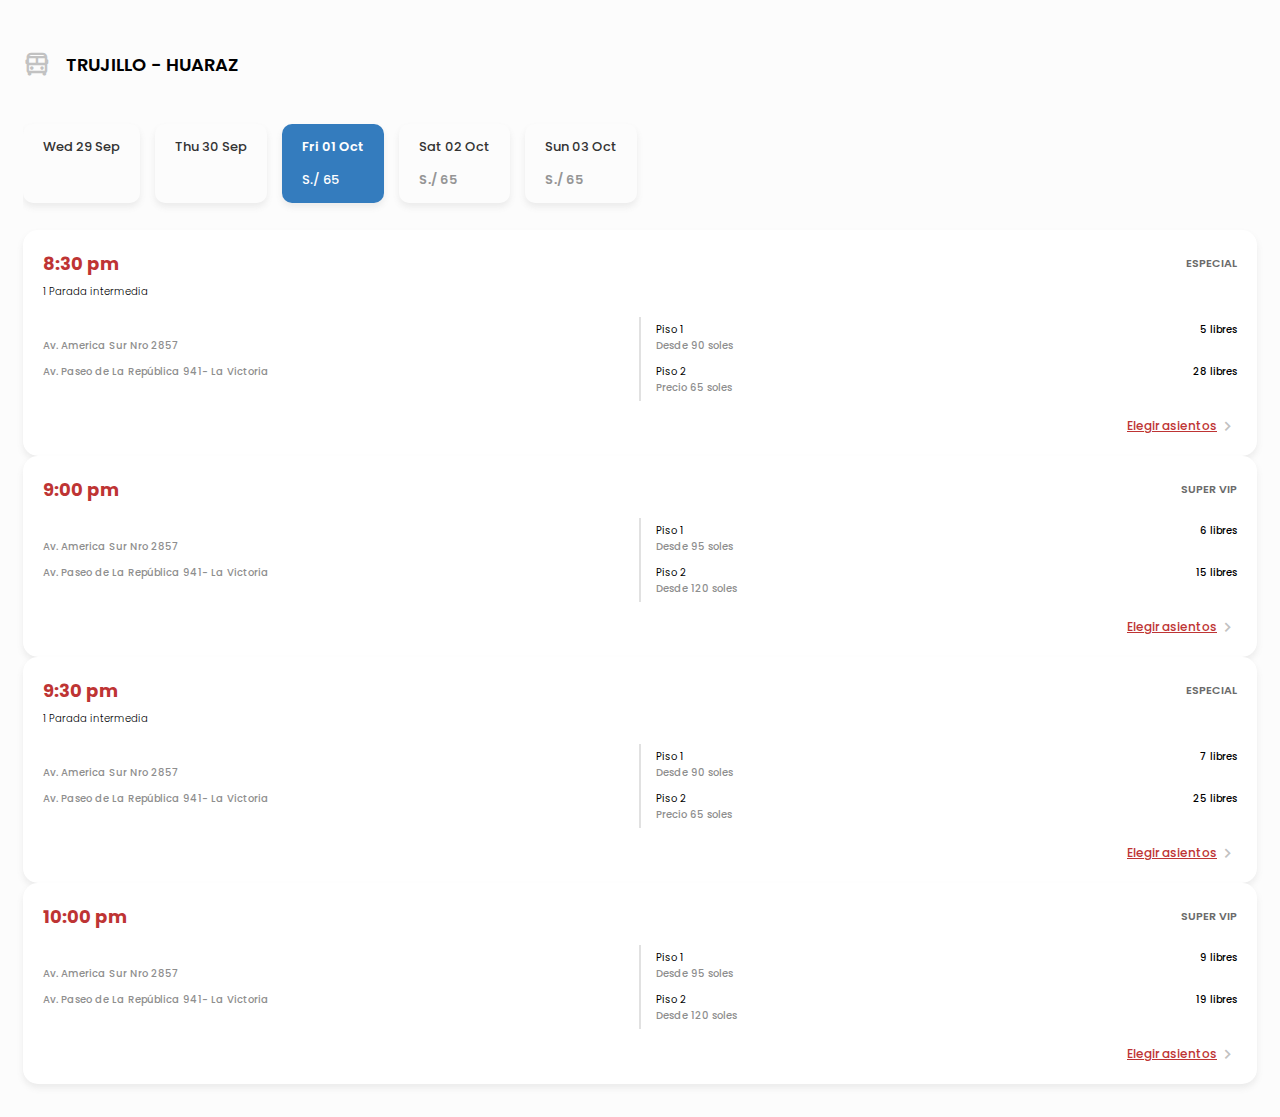
<file: index.html>
<!DOCTYPE html>
<html lang="en">

<head>
    <meta charset="UTF-8" />
    <meta http-equiv="X-UA-Compatible" content="IE=edge" />
    <meta name="viewport" content="width=device-width, initial-scale=1.0" />
    <link rel="preconnect" href="https://fonts.googleapis.com" />
    <link rel="preconnect" href="https://fonts.gstatic.com" crossorigin />
    <link
        href="https://fonts.googleapis.com/css2?family=Poppins:ital,wght@0,100;0,200;0,300;0,500;0,600;0,700;0,800;0,900;1,100;1,200;1,300;1,400;1,500;1,600;1,700;1,800;1,900&display=swap"
        rel="stylesheet" />
    <link href="https://unpkg.com/boxicons@2.0.9/css/boxicons.min.css" rel="stylesheet" />
    <link rel="stylesheet" href="style_2.css" />
    <title>New web view</title>
</head>

<body>
    <header class="itinerary__header">
        <i class="bx bx-bus itinerary__header--icon"></i>
        <p class="itinerary__header--label">TRUJILLO - HUARAZ</p>
    </header>
    <main class="itinerary__main">

        <div id="loading" class="div-loading">

        </div>
        <ul class="itinerary__main--card-item" id="list-schudule">
        </ul>

        <section class="main__info-travel--cards" id="list-cards">

        </section>

    </main>
    <template>
        <li class="main__card-item ">
            <p class="main__card-item--title ">Sáb 18 Ago</p>
            <p class="main__card-item--subTitle">S/. 70.00</p>
        </li>
    </template>
    <template>
        <div class="cards">
        </div>
    </template>
    <!-- infoComponent -->
    <template>
        <section class="itinerary__main--info-travel">
            <div class="main__info-travel">
                <div class="main__info-travel--hour-type">
                    <label class="hour-type--hour">9:45 PM</label>
                    <label class="hour-type--type">VIP</label>
                </div>
                <label class="main__info-travel--lap">1 Parada intermedia</label>
            </div>
        </section>
    </template>
    <!-- infoComponent -->

    <!-- infoLapsComponent -->
    <template>
        <div class="flex">
            <section class="main__info-travel--go-lap">
                <div class="info-travel__go-lap--info">
                    <div class="info-travel__go-lap">
                        <div class="info-travel__go-lap--info">
                            <label class="info-travel__go-lap--title">Trujillo</label>
                            <label class="info-travel__go-lap--subtitle">Av. America Sur Nro 2857</label>
                        </div>
                    </div>
                    <div class="info-travel__go-lap">
                        <div class="info-travel__go-lap--info">
                            <label class="info-travel__go-lap--title">Huaraz</label>
                            <label class="info-travel__go-lap--subtitle">JR. Simon Bolivar Nº 450</label>
                        </div>
                    </div>
                </div>
            </section>
            <hr class="hr-class">
            <section class="cards__part-1">

            </section>
        </div>
    </template>
    <!-- infoLapsComponent -->

    <template>
        <div class="info-travel__go-lap">
            <div class="info-travel__go-lap--info">
                <div class="cards__part-1--info-A">
                    <label class="info-A__flat">Piso 1 </label>
                    <label class="info-A__flat-open">1 libres</label>
                </div>
                <label class="info-travel__go-lap--subtitle">Desde <label class=" cards__part-1--info-B--color">S/. 70
                    </label></label>
            </div>
        </div>
    </template>
    <template>
        <section class="cards__part-3">
            <a class="cards__part-3--title" href="flat.html">Elegir asientos</a>
            <i class="bx bx-chevron-right cards__part-3--icon"></i>
        </section>
    </template>
    <template>
        <p></p>
    </template>
</body>
<script src="scripts_itinerario2.js"></script>

</html>
</file>
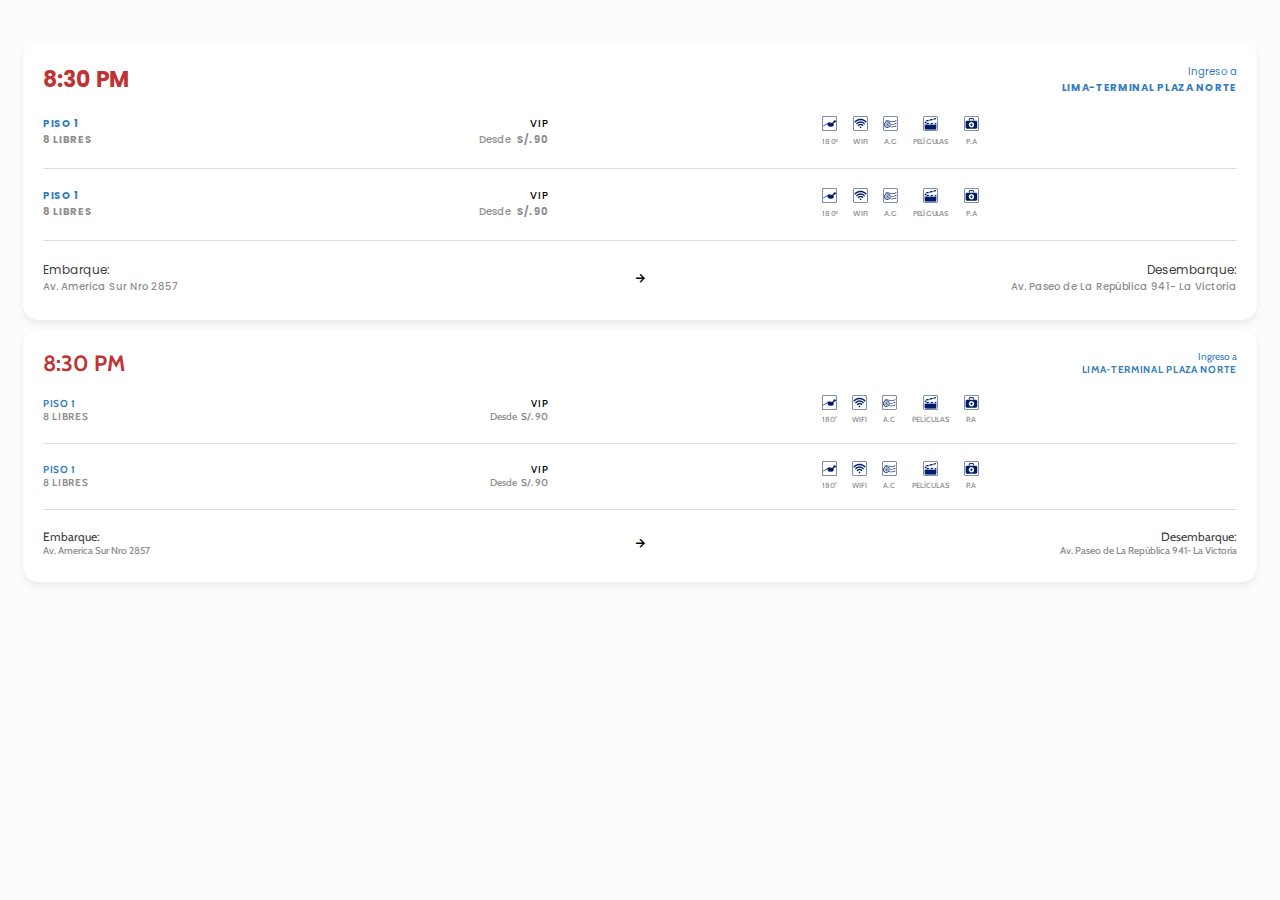
<file: newcard/index.html>
<!DOCTYPE html>
<html lang="en">
  <head>
    <meta charset="UTF-8" />
    <meta http-equiv="X-UA-Compatible" content="IE=edge" />
    <meta name="viewport" content="width=device-width, initial-scale=1.0" />
    <title>Document</title>
    <link rel="stylesheet" href="./styles.css" />
    <link rel="preconnect" href="https://fonts.googleapis.com" />
    <link rel="preconnect" href="https://fonts.gstatic.com" crossorigin />
    <link
      href="https://fonts.googleapis.com/css2?family=Poppins:ital,wght@0,100;0,200;0,300;0,500;0,600;0,700;0,800;0,900;1,100;1,200;1,300;1,400;1,500;1,600;1,700;1,800;1,900&display=swap"
      rel="stylesheet"
    />
    <link
      href="https://unpkg.com/boxicons@2.0.9/css/boxicons.min.css"
      rel="stylesheet"
    />

    <link rel="preconnect" href="https://fonts.googleapis.com" />
    <link rel="preconnect" href="https://fonts.gstatic.com" crossorigin />
    <link
      href="https://fonts.googleapis.com/css2?family=Cabin:ital,wght@0,400;0,500;0,600;0,700;1,400;1,500;1,600;1,700&display=swap"
      rel="stylesheet"
    />
  </head>
  <body>
    <div class="cards itinerarios body" id="pnlItinerario0">
      <div class="main__info-travel">
        <div class="main__info-travel--hour-type">
          <label class="hour-type--hour"> 8:30 pm</label>
          <label
            class="main__info-travel--lap"
            data-paradas="Lima-Terminal Plaza Norte"
            data-target="btnVerAsientos0"
            onclick="mostrarParadas(this)"
          >
            Ingreso a
            <br />
            <label
              class="main__info-travel--lap"
              style="
                font-weight: 700;
                text-transform: uppercase;
                letter-spacing: 0.7px;
              "
              data-paradas="Lima-Terminal Plaza Norte"
              data-target="btnVerAsientos0"
              onclick="mostrarParadas(this)"
            >
              Lima-Terminal Plaza Norte
            </label>
          </label>
        </div>
      </div>

      <div class="flex" style="column-gap: 15px">
        <section class="cards__part-1" style="width: 75%">
          <div class="info-travel__go-lap">
            <div class="info-travel__go-lap--info">
              <div class="cards__part-1--info-A">
                <label class="info-A__flat">Piso 1</label>
                <label class="info-A__flat-open">VIP</label>
              </div>
              <div class="cards__part-1--info-A">
                <label class="info-travel__go-lap--subtitle"
                  ><b style="letter-spacing: 0.7px; text-transform: uppercase"
                    >8 libres</b
                  >
                </label>
                <label class="info-travel__go-lap--subtitle"
                  >Desde &nbsp;<b>S/. 90</b>
                  <b class="color_red" hidden="">ó 0 ptos</b>
                </label>
              </div>
            </div>
          </div>
        </section>
        <section
          class="flex-center"
          style="width: 100%; justify-content: center"
        >
          <div class="icon-services">
            <img
              src="./img/image 1.png"
              alt=""
              width="15px"
              height="15px"
              style="margin: 0px; padding: 0px"
            />
            <label for="">180°</label>
          </div>
          <div class="icon-services">
            <img
              src="./img/image 2.png"
              alt=""
              width="15px"
              height="15px"
              style="margin: 0px; padding: 0px"
            />
            <label for="">WIFI</label>
          </div>
          <div class="icon-services">
            <img
              src="./img/image 3.png"
              alt=""
              width="15px"
              height="15px"
              style="margin: 0px; padding: 0px"
            />
            <label for="">A.C</label>
          </div>
          <div class="icon-services">
            <img
              src="./img/image 4.png"
              alt=""
              width="15px"
              height="15px"
              style="margin: 0px; padding: 0px"
            />
            <label for="">PELÍCULAS</label>
          </div>
          <div class="icon-services">
            <img
              src="./img/image 6.png"
              alt=""
              width="15px"
              height="15px"
              style="margin: 0px; padding: 0px"
            />
            <label for="">P.A</label>
          </div>
        </section>
      </div>
      <div class="vertical-line"></div>
      <div class="flex" style="column-gap: 15px">
        <section class="cards__part-1" style="width: 75%">
          <div class="info-travel__go-lap">
            <div class="info-travel__go-lap--info">
              <div class="cards__part-1--info-A">
                <label class="info-A__flat">Piso 1</label>
                <label class="info-A__flat-open">VIP</label>
              </div>
              <div class="cards__part-1--info-A">
                <label class="info-travel__go-lap--subtitle"
                  ><b style="letter-spacing: 0.7px; text-transform: uppercase"
                    >8 libres</b
                  >
                </label>
                <label class="info-travel__go-lap--subtitle"
                  >Desde &nbsp;<b>S/. 90</b>
                  <b class="color_red" hidden="">ó 0 ptos</b>
                </label>
              </div>
            </div>
          </div>
        </section>
        <section
          class="flex-center"
          style="width: 100%; justify-content: center"
        >
          <div class="icon-services">
            <img
              src="./img/image 1.png"
              alt=""
              width="15px"
              height="15px"
              style="margin: 0px; padding: 0px"
            />
            <label for="">180°</label>
          </div>
          <div class="icon-services">
            <img
              src="./img/image 2.png"
              alt=""
              width="15px"
              height="15px"
              style="margin: 0px; padding: 0px"
            />
            <label for="">WIFI</label>
          </div>
          <div class="icon-services">
            <img
              src="./img/image 3.png"
              alt=""
              width="15px"
              height="15px"
              style="margin: 0px; padding: 0px"
            />
            <label for="">A.C</label>
          </div>
          <div class="icon-services">
            <img
              src="./img/image 4.png"
              alt=""
              width="15px"
              height="15px"
              style="margin: 0px; padding: 0px"
            />
            <label for="">PELÍCULAS</label>
          </div>
          <div class="icon-services">
            <img
              src="./img/image 6.png"
              alt=""
              width="15px"
              height="15px"
              style="margin: 0px; padding: 0px"
            />
            <label for="">P.A</label>
          </div>
        </section>
      </div>
      <div class="vertical-line"></div>
      <div class="flex-center">
        <div class="info-travel__go-lap" style="width: 100%">
          <div class="info-travel__go-lap--info">
            <label class="info-travel__go-lap--title">Embarque: </label>
            <label class="info-travel__go-lap--subtitle">
              Av. America Sur Nro
              2857&nbsp;&nbsp;&nbsp;&nbsp;&nbsp;&nbsp;&nbsp;&nbsp;&nbsp;
            </label>
          </div>
        </div>
        <i class="bx bx-right-arrow-alt"></i>
        <div class="info-travel__go-lap" style="width: 100%">
          <div class="info-travel__go-lap--info">
            <label class="info-travel__go-lap--title" style="text-align: right"
              >Desembarque:</label
            >
            <label
              class="info-travel__go-lap--subtitle"
              style="text-align: right"
            >
              Av. Paseo de La República 941- La Victoria</label
            >
          </div>
        </div>
      </div>
    </div>

    <div class="cards itinerarios body-2" id="pnlItinerario0">
      <div class="main__info-travel">
        <div class="main__info-travel--hour-type">
          <label class="hour-type--hour"> 8:30 pm</label>
          <label
            class="main__info-travel--lap"
            data-paradas="Lima-Terminal Plaza Norte"
            data-target="btnVerAsientos0"
            onclick="mostrarParadas(this)"
          >
            Ingreso a
            <br />
            <label
              class="main__info-travel--lap"
              style="
                font-weight: 700;
                text-transform: uppercase;
                letter-spacing: 0.7px;
              "
              data-paradas="Lima-Terminal Plaza Norte"
              data-target="btnVerAsientos0"
              onclick="mostrarParadas(this)"
            >
              Lima-Terminal Plaza Norte
            </label>
          </label>
        </div>
      </div>

      <div class="flex" style="column-gap: 15px">
        <section class="cards__part-1" style="width: 75%">
          <div class="info-travel__go-lap">
            <div class="info-travel__go-lap--info">
              <div class="cards__part-1--info-A">
                <label class="info-A__flat">Piso 1</label>
                <label class="info-A__flat-open">VIP</label>
              </div>
              <div class="cards__part-1--info-A">
                <label class="info-travel__go-lap--subtitle"
                  ><b style="letter-spacing: 0.7px; text-transform: uppercase"
                    >8 libres</b
                  >
                </label>
                <label class="info-travel__go-lap--subtitle"
                  >Desde &nbsp;<b>S/. 90</b>
                  <b class="color_red" hidden="">ó 0 ptos</b>
                </label>
              </div>
            </div>
          </div>
        </section>
        <section
          class="flex-center"
          style="width: 100%; justify-content: center"
        >
          <div class="icon-services">
            <img
              src="./img/image 1.png"
              alt=""
              width="15px"
              height="15px"
              style="margin: 0px; padding: 0px"
            />
            <label for="">180°</label>
          </div>
          <div class="icon-services">
            <img
              src="./img/image 2.png"
              alt=""
              width="15px"
              height="15px"
              style="margin: 0px; padding: 0px"
            />
            <label for="">WIFI</label>
          </div>
          <div class="icon-services">
            <img
              src="./img/image 3.png"
              alt=""
              width="15px"
              height="15px"
              style="margin: 0px; padding: 0px"
            />
            <label for="">A.C</label>
          </div>
          <div class="icon-services">
            <img
              src="./img/image 4.png"
              alt=""
              width="15px"
              height="15px"
              style="margin: 0px; padding: 0px"
            />
            <label for="">PELÍCULAS</label>
          </div>
          <div class="icon-services">
            <img
              src="./img/image 6.png"
              alt=""
              width="15px"
              height="15px"
              style="margin: 0px; padding: 0px"
            />
            <label for="">P.A</label>
          </div>
        </section>
      </div>
      <div class="vertical-line"></div>
      <div class="flex" style="column-gap: 15px">
        <section class="cards__part-1" style="width: 75%">
          <div class="info-travel__go-lap">
            <div class="info-travel__go-lap--info">
              <div class="cards__part-1--info-A">
                <label class="info-A__flat">Piso 1</label>
                <label class="info-A__flat-open">VIP</label>
              </div>
              <div class="cards__part-1--info-A">
                <label class="info-travel__go-lap--subtitle"
                  ><b style="letter-spacing: 0.7px; text-transform: uppercase"
                    >8 libres</b
                  >
                </label>
                <label class="info-travel__go-lap--subtitle"
                  >Desde &nbsp;<b>S/. 90</b>
                  <b class="color_red" hidden="">ó 0 ptos</b>
                </label>
              </div>
            </div>
          </div>
        </section>

        <section
          class="flex-center"
          style="width: 100%; justify-content: center"
        >
          <div class="icon-services">
            <img
              src="./img/image 1.png"
              alt=""
              width="15px"
              height="15px"
              style="margin: 0px; padding: 0px"
            />
            <label for="">180°</label>
          </div>
          <div class="icon-services">
            <img
              src="./img/image 2.png"
              alt=""
              width="15px"
              height="15px"
              style="margin: 0px; padding: 0px"
            />
            <label for="">WIFI</label>
          </div>
          <div class="icon-services">
            <img
              src="./img/image 3.png"
              alt=""
              width="15px"
              height="15px"
              style="margin: 0px; padding: 0px"
            />
            <label for="">A.C</label>
          </div>
          <div class="icon-services">
            <img
              src="./img/image 4.png"
              alt=""
              width="15px"
              height="15px"
              style="margin: 0px; padding: 0px"
            />
            <label for="">PELÍCULAS</label>
          </div>
          <div class="icon-services">
            <img
              src="./img/image 6.png"
              alt=""
              width="15px"
              height="15px"
              style="margin: 0px; padding: 0px"
            />
            <label for="">P.A</label>
          </div>
        </section>
      </div>
      <div class="vertical-line"></div>
      <div class="flex-center">
        <div class="info-travel__go-lap" style="width: 100%">
          <div class="info-travel__go-lap--info">
            <label class="info-travel__go-lap--title">Embarque: </label>
            <label class="info-travel__go-lap--subtitle">
              Av. America Sur Nro
              2857&nbsp;&nbsp;&nbsp;&nbsp;&nbsp;&nbsp;&nbsp;&nbsp;&nbsp;
            </label>
          </div>
        </div>
        <i class="bx bx-right-arrow-alt"></i>
        <div class="info-travel__go-lap" style="width: 100%">
          <div class="info-travel__go-lap--info">
            <label class="info-travel__go-lap--title" style="text-align: right"
              >Desembarque:</label
            >
            <label
              class="info-travel__go-lap--subtitle"
              style="text-align: right"
            >
              Av. Paseo de La República 941- La Victoria</label
            >
          </div>
        </div>
      </div>
    </div>
  </body>
</html>
</file>
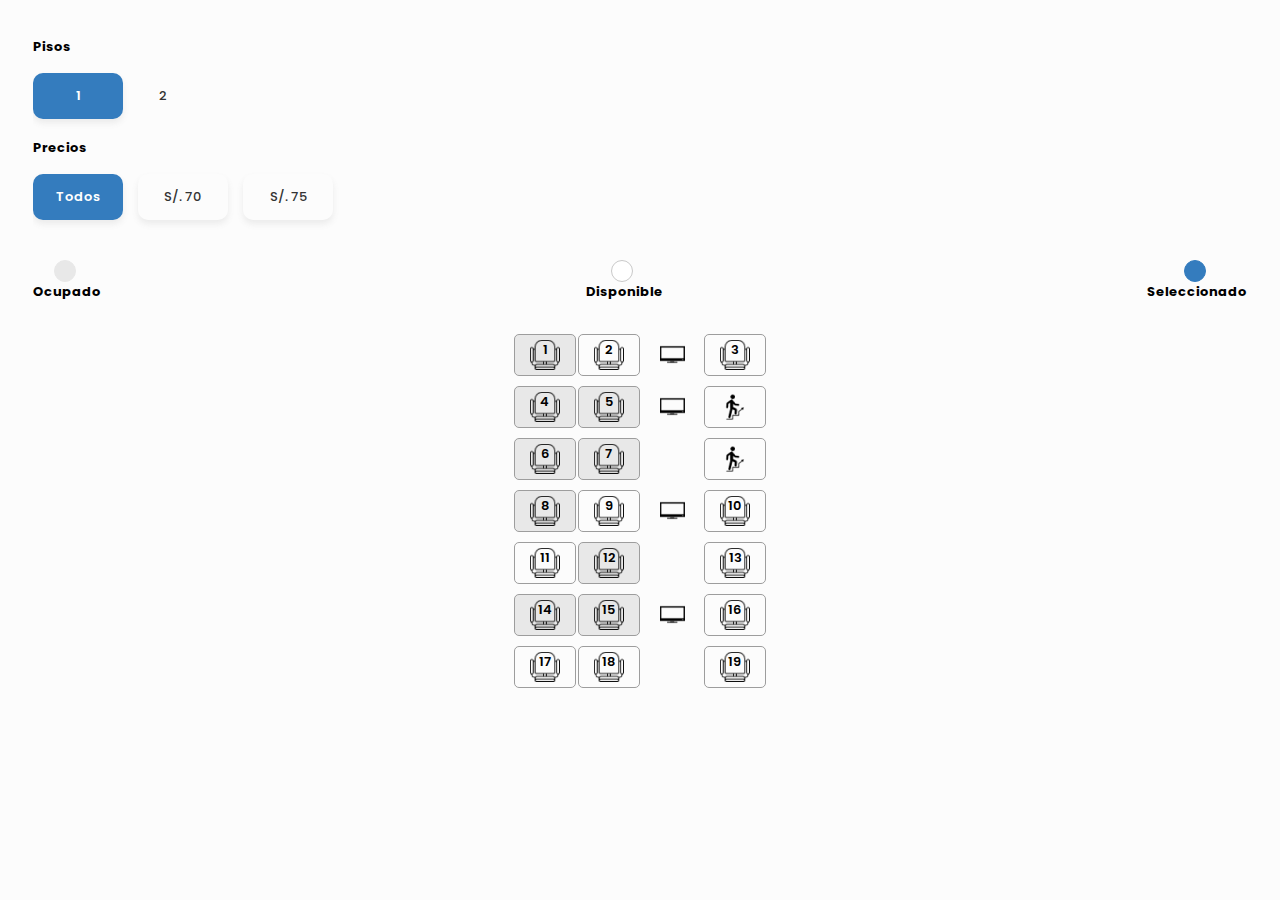
<file: flat.html>
<!DOCTYPE html>
<html lang="en">

<head>
    <meta charset="UTF-8" />
    <meta http-equiv="X-UA-Compatible" content="IE=edge" />
    <meta name="viewport" content="width=device-width, initial-scale=1.0" />
    <link rel="preconnect" href="https://fonts.googleapis.com" />
    <link rel="preconnect" href="https://fonts.gstatic.com" crossorigin />
    <link
        href="https://fonts.googleapis.com/css2?family=Poppins:ital,wght@0,100;0,200;0,300;0,500;0,600;0,700;0,800;0,900;1,100;1,200;1,300;1,400;1,500;1,600;1,700;1,800;1,900&display=swap"
        rel="stylesheet" />
    <link href="https://unpkg.com/boxicons@2.0.9/css/boxicons.min.css" rel="stylesheet" />
    <link rel="stylesheet" href="style.css" />
    <title>New web view</title>
</head>

<body>


    <main class=" ">
        <section>
            <label class="itinerary__header--label change-font-flat">Pisos</label>
            <ul class="itinerary__main--card-item-flats reduce-padding">
                <li class="main__card-item-flats card-selected large">
                    <p class="main__card-item--title title-selected">1</p>
                </li>
                <li class="main__card-item large">
                    <p class="main__card-item--title">2</p>
                </li>
            </ul>
        </section>
        <section>
            <label class="itinerary__header--label change-font-flat">Precios</label>
            <ul class="itinerary__main--card-item-flats reduce-padding">
                <li class="main__card-item-flats card-selected large">
                    <p class="main__card-item--title title-selected">Todos</p>
                </li>
                <li class="main__card-item-flats large">
                    <p class="main__card-item--title">S/. 70</p>
                </li>
                <li class="main__card-item-flats large">
                    <p class="main__card-item--title">S/. 75</p>
                </li>
            </ul>
        </section>
        <section>
            <ul class="flat__states">
                <li class="flat__states--state">
                    <i class=" state__icon state__icon--busy"></i>
                    <label class="itinerary__header--label change-font-flat">Ocupado</label>
                </li>
                <li class="flat__states--state">
                    <i class=" state__icon"></i>
                    <label class="itinerary__header--label change-font-flat">Disponible</label>
                </li>
                <li class="flat__states--state">
                    <i class=" state__icon state__icon--selected"></i>
                    <label class="itinerary__header--label change-font-flat">Seleccionado</label>
                </li>
            </ul>
        </section>
        <section class="flat__bus-center">
            <table class=" flat__bus">

            </table>
        </section>
    </main>
    <template id="pos-sit">
        <td class=" flat__bus--sit chair-img " onclick="changeState(this)">
            <label></label>
        </td>
    </template>
    <template>
        <tr class=" flat__bus--row">

        </tr>
    </template>
    <template>
        <td class=" flat__bus--sit lader-img">

        </td>
    </template>
    <template>
        <td class=" flat__bus--sit tv-img">

        </td>
    </template>
    <template>
        <td class=" flat__bus--sit pass-img">

        </td>
    </template>
</body>
<script src="js.js"></script>

</html>
</file>
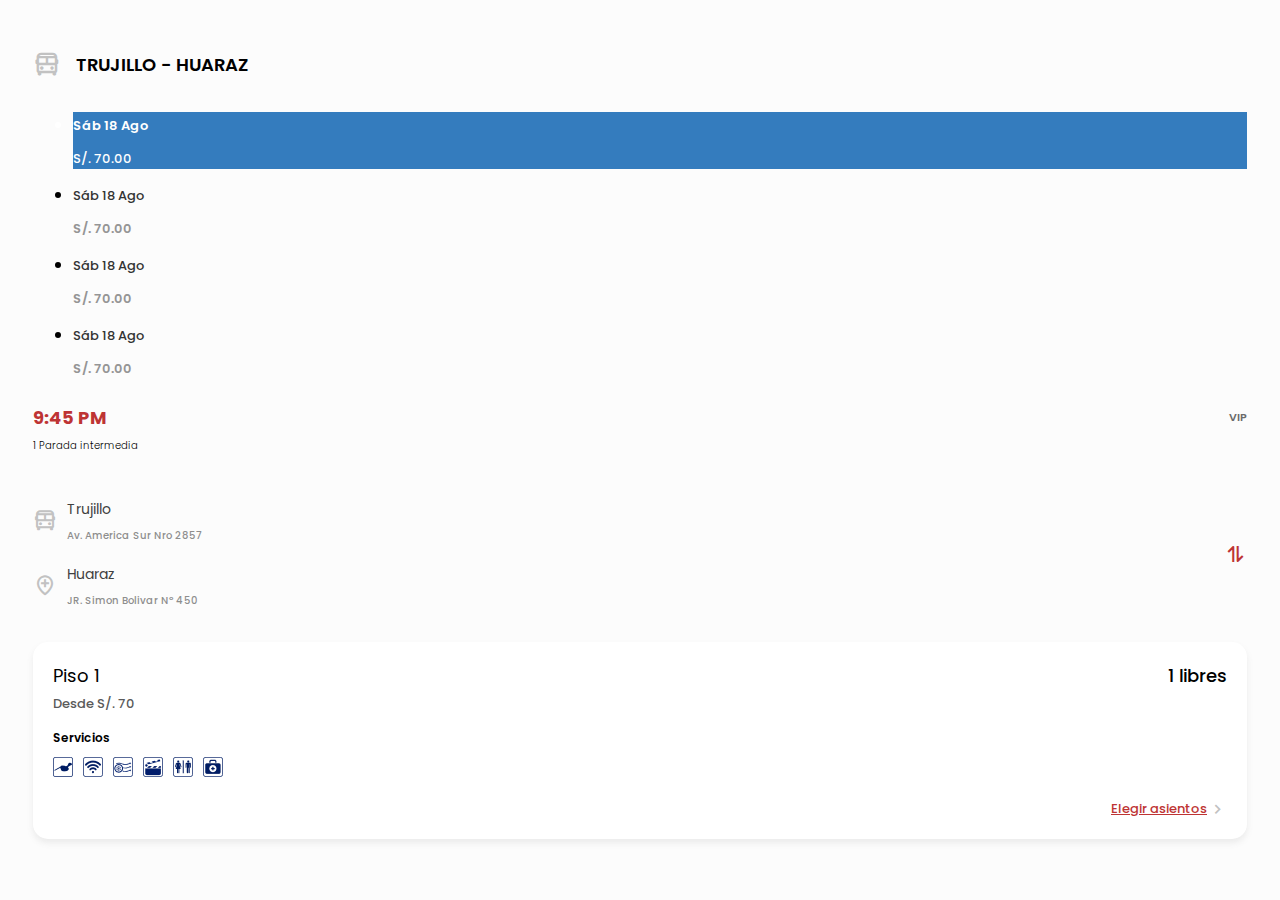
<file: index_original.html>
<!DOCTYPE html>
<html lang="en">

<head>
    <meta charset="UTF-8" />
    <meta http-equiv="X-UA-Compatible" content="IE=edge" />
    <meta name="viewport" content="width=device-width, initial-scale=1.0" />
    <link rel="preconnect" href="https://fonts.googleapis.com" />
    <link rel="preconnect" href="https://fonts.gstatic.com" crossorigin />
    <link
        href="https://fonts.googleapis.com/css2?family=Poppins:ital,wght@0,100;0,200;0,300;0,500;0,600;0,700;0,800;0,900;1,100;1,200;1,300;1,400;1,500;1,600;1,700;1,800;1,900&display=swap"
        rel="stylesheet" />
    <link href="https://unpkg.com/boxicons@2.0.9/css/boxicons.min.css" rel="stylesheet" />
    <link rel="stylesheet" href="style.css" />
    <title>New web view</title>
</head>

<body>
    <header class="itinerary__header">
        <i class="bx bx-bus itinerary__header--icon"></i>
        <p class="itinerary__header--label">TRUJILLO - HUARAZ</p>
    </header>
    <main class="itinerary__main">
        <ul class="itinerary__main--card-item">
            <li class="main__card-item card-selected">
                <p class="main__card-item--title title-selected">Sáb 18 Ago</p>
                <p class="main__card-item--subTitle subTitle-selected">S/. 70.00</p>
            </li>
            <li class="main__card-item">
                <p class="main__card-item--title">Sáb 18 Ago</p>
                <p class="main__card-item--subTitle">S/. 70.00</p>
            </li>
            <li class="main__card-item">
                <p class="main__card-item--title">Sáb 18 Ago</p>
                <p class="main__card-item--subTitle">S/. 70.00</p>
            </li>
            <li class="main__card-item">
                <p class="main__card-item--title">Sáb 18 Ago</p>
                <p class="main__card-item--subTitle">S/. 70.00</p>
            </li>
        </ul>
        <section class="itinerary__main--info-travel">
            <div class="main__info-travel">
                <div class="main__info-travel--hour-type">
                    <label class="hour-type--hour">9:45 PM</label>
                    <label class="hour-type--type">VIP</label>
                </div>
                <label class="main__info-travel--lap">1 Parada intermedia</label>
            </div>
        </section>
        <section class="main__info-travel--go-lap">
            <div class="info-travel__go-lap--info">
                <div class="info-travel__go-lap">
                    <i class="bx bx-bus info-travel__go-lap--icon"></i>
                    <div class="info-travel__go-lap--info">
                        <label class="info-travel__go-lap--title">Trujillo</label>
                        <br />
                        <label class="info-travel__go-lap--subtitle">Av. America Sur Nro 2857</label>
                    </div>
                </div>
                <div class="info-travel__go-lap">
                    <i class="bx bx-location-plus info-travel__go-lap--icon"></i>
                    <div class="info-travel__go-lap--info">
                        <label class="info-travel__go-lap--title">Huaraz</label>
                        <br />
                        <label class="info-travel__go-lap--subtitle">JR. Simon Bolivar Nº 450</label>
                    </div>
                </div>
            </div>
            <i class="bx bx-transfer-alt go-lap__icon"></i>
        </section>
        <section class="main__info-travel--cards">
            <ul class="cards">
                <li class="cards__part-1">
                    <div class="cards__part-1--info-A">
                        <label class="info-A__flat">Piso 1 </label>
                        <label class="info-A__flat-open">1 libres</label>
                    </div>
                    <label class="cards__part-1--info-B">Desde S/. 70</label>
                </li>
                <li class="cards__part-2">
                    <label class="cards__part-2--title">Servicios</label>

                    <ul id="list-services" class="cards__part-2--list-images">
                        <li><img src="images/image_1.png" alt=""></li>
                        <li><img src="images/image_2.png" alt=""></li>
                        <li><img src="images/image_3.png" alt=""></li>
                        <li><img src="images/image_4.png" alt=""></li>
                        <li><img src="images/image_5.png" alt=""></li>
                        <li><img src="images/image_6.png" alt=""></li>
                    </ul>
                </li>
                <li class="cards__part-3">
                    <a class="cards__part-3--title" href="flat.html">Elegir asientos</a>
                    <i class="bx bx-chevron-right cards__part-3--icon"></i>
                </li>
            </ul>
        </section>
    </main>
</body>

</html>
</file>
<file: style_2.css>
:root {
  /*fonts*/
  --font--family: "Poppins", sans-serif;
  /*colors*/
  --color-white-linea: #ffffff;
  --color-blue-linea: #347cbe;
  --color-body-linea: #fcfcfc;
  --color-card-shadow: #6f6f6f1e;
  --color-card-subTitle: #959595;
  --color-card-title: #333333;
  --color-red-linea: #be3434;
  --colo-info-type: #6b6b6b;
  --color-black-A: #404040;
  --color-gray-A: #8e8e8e;
  --color-gray-B: #5a5a5a;
  --color-gray-C: #f3f3f3;
  --color-gray-D: #c9c9c9;
  --color-gray-E: #9d9d9d;
  --color-gray-F: #e8e8e8;
}

body {
  padding: 25px 15px;
  font-family: var(--font--family);
  background-color: var(--color-body-linea);
  row-gap: 25px;
}

/*header*/
.itinerary__header {
  display: flex;
  align-items: center;
  gap: 15px;
}
.itinerary__header--icon {
  font-size: 27.5px;
  color: #b5b5b5d5;
}
.itinerary__header--label {
  font-size: 18px;
  font-weight: 600;
}

/*main*/
.itinerary__main {
  display: block;
}
/*card-item*/
.itinerary__main--card-item {
  margin: 12.5px 0px;
  display: flex;
  align-items: center;
  overflow: auto;
  white-space: nowrap;
  padding: 15px 10px 15px 0px;
  column-gap: 15px;
  text-decoration: none;
  list-style-type: none;
}
.main__card-item {
  border-radius: 10px;
  padding: 0px 20px;
  box-shadow: var(--color-card-shadow) 0px 4px 6px 0px;
}
.card-selected {
  color: var(--color-white-linea);
  background-color: var(--color-blue-linea);
}
.main__card-item--title {
  font-size: 13px;
  font-weight: 500;
  color: var(--color-card-title);
}
.title-selected {
  font-size: 13px;
  font-weight: 600;
  color: var(--color-white-linea);
}
.main__card-item--subTitle {
  font-size: 13px;
  font-weight: 600;
  color: var(--color-card-subTitle);
}
.subTitle-selected {
  font-size: 13px;
  font-weight: 500;
  color: var(--color-white-linea);
}

/*info-travel*/
/* .main__info-travel {
  row-gap: 0px;
} */
.itinerary__main--info-travel {
  margin: 0px 0px;
}
.main__info-travel--hour-type {
  display: flex;
  justify-content: space-between;
  align-items: center;
}
.hour-type--hour {
  font-size: 18px;
  font-weight: 700;
  color: var(--color-red-linea);
}
.hour-type--type {
  font-size: 11px;
  font-weight: 600;
  color: var(--colo-info-type);
}
.main__info-travel--lap {
  font-size: 10px;
  font-weight: 300;
}
.main__info-travel--go-lap {
  margin: 0px 0px;
  display: flex;
  align-items: center;
  justify-content: space-between;
  width: 100%;
  column-gap: 5px;
}
.info-travel__go-lap {
  display: flex;
  align-items: center;
  justify-content: space-between;
  /* column-gap: 15px; */
  margin: 5px 0px;
}
.info-travel__go-lap--info {
  display: grid;
  width: 100%;
}
.info-travel__go-lap--icon {
  font-size: 24px;
  color: #b5b5b5d5;
  margin: 0px 10px 0px 0px;
}

.info-travel__go-lap--title {
  color: var(--color-black-A);
  font-size: 12px;
  font-weight: 400;
}
.info-travel__go-lap--subtitle {
  color: var(--color-gray-A);
  font-size: 10px;
  font-weight: 500;
}

.go-lap__icon {
  font-size: 20px;
  color: var(--color-red-linea);
  transform: rotate(90deg);
}

/*Cards*/
.cards {
  display: grid;
  padding: 20px 20px;
  border-radius: 15px;
  row-gap: 15px;
  box-shadow: var(--color-card-shadow) 0px 4px 6px 0px;
  list-style-type: none;
  background-color: var(--color-white-linea);
}
.cards__part-1 {
  display: grid;
  width: 100%;
}

.cards__part-1--info-A {
  display: flex;
  justify-content: space-between;
  align-items: center;
}
.info-A__flat {
  font-size: 10px;
  font-weight: 400;
}
.info-A__flat-open {
  font-size: 10px;
  font-weight: 500;
}
.cards__part-1--info-B {
  font-size: 7px;
  font-weight: 500;
  color: var(--color-gray-B);
}
.cards__part-1--info-B--color {
  font-size: 10px;
  font-weight: 700;
  color: var(--color-card-title);
}
.cards__part-2 {
  display: grid;
  row-gap: 10px;
}
.cards__part-2--title {
  font-size: 12px;
  font-weight: 600;
}
.cards__part-2--list-images {
  display: flex;
  list-style-type: none;
  column-gap: 10px;
  padding: 0px;
}

.cards__part-3 {
  display: flex;
  justify-content: space-between;
  align-items: center;
}
.cards__part-3--title {
  width: 100%;
  color: var(--color-red-linea);
  font-size: 12px;
  font-weight: 500;
  text-align: right;
}
.cards__part-3--icon {
  font-size: 20px;
  color: #b5b5b5d5;
}
.flex {
  display: flex;
  justify-content: space-between;
}
.hr-class {
  margin: 0px 15px;
  border: solid 0.5px #e1e1e1;
}
/*flat choosing*/
.change-font-flat {
  font-size: 13px;
  font-weight: 700;
}
.large {
  width: 50px;
  text-align: center;
}
.reduce-padding {
  margin: 0px 0px;
}
.flat__states {
  margin: 25px 0px;
  list-style-type: none;
  padding: 0px 0px;
  display: flex;
  justify-content: space-between;
}
.flat__states--state {
  display: grid;
  justify-items: center;
  /* display: flex;
  align-items: center; */
}
.state__icon {
  width: 20px;
  height: 20px;
  border-radius: 100px;
  border: solid 0.5px var(--color-gray-D);
  margin: 0px 5px 0px 0px;
  background-color: var(--color-white-linea);
}
.state__icon--busy {
  border: solid 0.5px var(--color-gray-F);
  background-color: var(--color-gray-F);
}
.state__icon--selected {
  border: solid 0.5px var(--color-blue-linea);
  background-color: var(--color-blue-linea);
}

/*bus*/
.flat__bus-center {
  display: flex;
  justify-content: center;
}
.flat__bus--row {
  display: flex;
}
.flat__bus--sit {
  margin: 5px 1px;
  width: 30px;
  height: 30px;
  border-radius: 5px;
  border: solid 0.5px var(--color-gray-E);
  padding: 5px 15px;
  display: grid;
  justify-items: center;

  background-repeat: no-repeat;
  background-position: center;

  font-size: 13px;
  font-weight: 600;
  text-align: center;
}
.chair-img {
  background-image: url(images/chair.png);
}

.lader-img {
  background-image: url(images/lader.png);
}
.tv-img {
  background-image: url(images/tv.png);
  border: none;
}
.pass-img {
  border: none;
}
.bussy-pj {
  background-color: var(--color-gray-F);
}
.back {
  margin: 0px 0px 0px 5px;
  text-align: left;
}
.selected-chair {
  background-color: var(--color-blue-linea);
}
.padding {
  margin: 0px 0px 20px 0px;
}
</file>
<file: newcard/styles.css>
:root {
  /*fonts*/
  --font--family: "Poppins", sans-serif;
  /*colors*/
  --color-white-linea: #ffffff;
  --color-blue-linea: #347cbe;
  --color-body-linea: #fcfcfc;
  --color-card-shadow: #6f6f6f1e;
  --color-card-subTitle: #959595;
  --color-card-title: #333333;
  --color-red-linea: #be3434;
  --colo-info-type: #6b6b6b;
  --color-black-A: #404040;
  --color-gray-A: #8e8e8e;
  --color-gray-B: #5a5a5a;
  --color-gray-C: #f3f3f3;
  --color-gray-D: #c9c9c9;
  --color-gray-E: #9d9d9d;
  --color-gray-F: #e8e8e8;
}

body {
  padding: 25px 15px !important;

  background-color: var(--color-body-linea) !important;
  row-gap: 25px !important;
}

.body {
  font-family: var(--font--family) !important;
}
.body-2 {
  font-family: "Cabin", sans-serif;
}

/*header*/
.itinerary__header {
  display: flex;
  align-items: center;
  gap: 15px;
}

.itinerary__header--icon {
  font-size: 27.5px;
  color: #b5b5b5d5;
}

.itinerary__header--label {
  font-size: 18px;
  font-weight: 600;
  margin: 2px 0px 0px 0px;
}

/*main*/
.itinerary__main {
  display: block;
}
/*card-item*/
/* .itinerary__main--card-item {
  margin: 12.5px 0px;
  display: flex;
  align-items: center;
  overflow: auto;
  white-space: nowrap;
  padding: 15px 10px 15px 0px;
  column-gap: 15px;
  text-decoration: none;
  list-style-type: none;
} */
.itinerary__main--card-item {
  /* font-family: var(--font--family) !important; */
  /*margin: 12.5px 0px;*/
  display: flex;
  align-items: center;
  padding: 15px 10px 15px 0px;
  text-decoration: none;
  list-style-type: none;
}

.main__card-item {
  /* font-family: var(--font--family) !important; */
  border-radius: 10px 0px 0px 0px;
  padding: 10px 10px;
  border: solid 0.5px var(--color-gray-C);
  margin: 0px -5px 0px 0px;
  background-color: var(--color-white-linea) !important;
  height: 100px;
  color: var(--color-gray-C) !important;
}

.card-selected {
  /* font-family: var(--font--family) !important; */
  color: var(--color-white-linea) !important;
  background-color: var(--color-blue-linea) !important;
  box-shadow: var(--color-card-shadow) 0px 4px 6px 0px;
  padding: 10px 15px;
  width: 100px;
  height: 100px;
  animation: mymove 450ms;
}

@keyframes mymove {
  from {
    padding: 10px 10px;
  }

  to {
    padding: 10px 15px;
  }
}

.card-disabled {
  /* font-family: var(--font--family) !important; */
  color: var(--color-gray-C) !important;
  background-color: var(--color-gray-C) !important;
}

.main__card-item--title {
  /* font-family: var(--font--family) !important; */
  font-size: 10px;
  font-weight: 500;
  color: var(--color-card-title);
}

.title-selected {
  /* font-family: var(--font--family) !important; */
  font-size: 10px;
  font-weight: 600;
  color: var(--color-white-linea);
}

.main__card-item--subTitle {
  /* font-family: var(--font--family) !important; */
  font-size: 10px;
  font-weight: 600;
  color: var(--color-card-subTitle);
}

.subTitle-selected {
  font-size: 10px;
  font-weight: 500;
  color: var(--color-white-linea);
}

/*info-travel*/
/* .main__info-travel {
  row-gap: 0px;
} */
.itinerary__main--info-travel {
  margin: 0px 0px;
}

.main__info-travel--hour-type {
  display: flex;
  justify-content: space-between;
  align-items: center;
}
/*Cambio*/
.hour-type--hour {
  font-size: 22px;
  text-transform: uppercase;
  font-weight: 700;
  color: var(--color-red-linea);
}

.hour-type--type {
  font-size: 11px;
  font-weight: 600;
  color: var(--colo-info-type);
}
/*Cambio*/
.main__info-travel--lap {
  font-size: 10px;
  font-weight: 400;
  text-align: right;
  cursor: pointer;
  color: var(--color-blue-linea);
}

/**/
.main__info-travel--go-lap {
  margin: 0px 0px;
  display: flex;
  align-items: center;
  justify-content: space-between;
  width: 100%;
  column-gap: 5px;
}

.info-travel__go-lap {
  display: flex;
  align-items: center;
  justify-content: space-between;
  /* column-gap: 15px; */
  margin: 5px 0px;
}

.info-travel__go-lap--info {
  display: grid;
  width: 100%;
}

.info-travel__go-lap--icon {
  font-size: 24px;
  color: #b5b5b5d5;
  margin: 0px 10px 0px 0px;
}

.info-travel__go-lap--title {
  color: var(--color-black-A);
  font-size: 12px;
  font-weight: 400;
}

.info-travel__go-lap--subtitle {
  color: var(--color-gray-A);
  font-size: 10px;
  font-weight: 500;
}

.go-lap__icon {
  font-size: 20px;
  color: var(--color-red-linea);
  transform: rotate(90deg);
}

/*Cards*/
.cards {
  /* font-family: var(--font--family) !important; */
  display: grid;
  padding: 20px 20px;
  border-radius: 15px;
  row-gap: 15px;
  box-shadow: var(--color-card-shadow) 0px 4px 6px 0px;
  list-style-type: none;
  background-color: var(--color-white-linea);
  margin: 10px 0px;
}

.cards__part-1 {
  display: grid;
  width: 100%;
}

.cards__part-1--info-A {
  display: flex;
  justify-content: space-between;
  align-items: center;
}
/*Cambio*/
.info-A__flat {
  font-size: 10px;
  font-weight: 700;
  text-transform: uppercase;
  letter-spacing: 0.7px;
  color: var(--color-blue-linea);
}
/**/
.info-A__flat-open {
  font-size: 10px;
  font-weight: 500;
  letter-spacing: 0.7px;
}

.cards__part-1--info-B {
  font-size: 7px;
  font-weight: 500;
  color: var(--color-gray-B);
}

.cards__part-1--info-B--color {
  font-size: 10px;
  font-weight: 700;
  color: var(--color-card-title);
}

.cards__part-2 {
  display: grid;
  row-gap: 10px;
}

.cards__part-2--title {
  font-size: 12px;
  font-weight: 600;
}

.cards__part-2--list-images {
  display: flex;
  list-style-type: none;
  column-gap: 10px;
  padding: 0px;
}

.cards__part-3 {
  display: flex;
  justify-content: space-between;
  align-items: center;
}

.cards__part-3--title {
  width: 100%;
  color: var(--color-red-linea);
  font-size: 12px;
  font-weight: 500;
  text-align: right;
}

.cards__part-3--icon {
  font-size: 20px;
  color: #b5b5b5d5;
}

.flex {
  display: flex;
  justify-content: space-between;
}

.flex-center {
  display: flex;
  align-items: center;
  column-gap: 15px;
}

.hr-class {
  margin: 0px 15px;
  border: solid 0.5px #e1e1e1;
}
/*flat choosing*/
.change-font-flat {
  font-size: 13px;
  font-weight: 700;
}

.large {
  width: 50px;
  text-align: center;
}

.reduce-padding {
  margin: 0px 0px;
}

.flat__states {
  margin: 25px 0px;
  list-style-type: none;
  padding: 0px 0px;
  display: flex;
  justify-content: space-between;
}

.flat__states--state {
  display: grid;
  justify-items: center;
  /* display: flex;
  align-items: center; */
}

.state__icon {
  width: 20px;
  height: 20px;
  border-radius: 100px;
  border: solid 0.5px var(--color-gray-D);
  margin: 0px 5px 0px 0px;
  background-color: var(--color-white-linea);
}

.state__icon--busy {
  border: solid 0.5px var(--color-gray-F);
  background-color: var(--color-gray-F);
}

.state__icon--selected {
  border: solid 0.5px var(--color-blue-linea);
  background-color: var(--color-blue-linea);
}

/*bus*/
.flat__bus-center {
  display: flex;
  justify-content: center;
}

.flat__bus--row {
  display: flex;
}

.flat__bus--sit {
  margin: 5px 1px;
  width: 30px;
  height: 30px;
  border-radius: 5px;
  border: solid 0.5px var(--color-gray-E);
  padding: 5px 15px;
  display: grid;
  justify-items: center;
  background-repeat: no-repeat;
  background-position: center;
  font-size: 13px;
  font-weight: 600;
  text-align: center;
}

.chair-img {
  background-image: url(images/chair.png);
}

.lader-img {
  background-image: url(images/lader.png);
}

.tv-img {
  background-image: url(images/tv.png);
  border: none;
}

.pass-img {
  border: none;
}

.bussy-pj {
  background-color: var(--color-gray-F);
}

.back {
  margin: 0px 0px 0px 5px;
  text-align: left;
}

.selected-chair {
  background-color: var(--color-blue-linea);
}

.padding {
  margin: 0px 0px 20px 0px;
}
.div-loading {
  position: absolute;
  left: 50%;
  top: 150%;
  -webkit-transform: translate(-50%, -50%);
  transform: translate(-50%, -50%);
}

/*card-item*/
.itinerary__main--card-item-flats {
  margin: 12.5px 0px;
  display: flex;
  align-items: center;
  overflow: auto;
  white-space: nowrap;
  padding: 15px 10px 15px 0px;
  column-gap: 15px;
  text-decoration: none;
  list-style-type: none;
}

.main__card-item-flats {
  width: 70px;
  text-align: center;
  border-radius: 10px;
  padding: 10px 10px;
  box-shadow: var(--color-card-shadow) 0px 4px 6px 0px;
}

.card-selected-flats {
  color: var(--color-white-linea);
  padding: 10px 10px;
  background-color: var(--color-blue-linea);
}
.modal-asientos {
  padding: 25px 25px;
}
/*flat choosing*/
.change-font-flat {
  font-size: 13px;
  font-weight: 700;
}

.large {
  width: 50px;
  text-align: center;
}

.reduce-padding {
  margin: 0px 0px;
}

.flat__states {
  margin: 25px 0px;
  list-style-type: none;
  padding: 0px 0px;
  display: flex;
  justify-content: space-between;
}

.flat__states--state {
  display: grid;
  justify-items: center;
  /* display: flex;
  align-items: center; */
}

.state__icon {
  width: 20px;
  height: 20px;
  border-radius: 100px;
  border: solid 0.5px var(--color-gray-D);
  margin: 0px 5px 0px 0px;
  background-color: var(--color-white-linea);
}

.state__icon--busy {
  border: solid 0.5px var(--color-gray-F);
  background-color: var(--color-gray-F);
}

.state__icon--selected {
  border: solid 0.5px var(--color-blue-linea);
  background-color: var(--color-blue-linea);
}

/*bus*/
.flat__bus-center {
  display: flex;
  justify-content: center;
}

.flat__bus--row {
  display: flex;
}

.flat__bus--sit {
  margin: 5px 10px;
  width: 50px;
  height: 50px;
  border-radius: 5px;
  border: solid 0.5px var(--color-gray-E);
  padding: 5px 15px;
  display: grid;
  justify-items: center;
  background-repeat: no-repeat;
  background-position: center;
  font-size: 13px;
  font-weight: 600;
  text-align: center;
}

.chair-img {
  background-image: url(/assets/images/icons/chair_32.png);
}

.lader-img {
  background-image: url(/assets/images/icons/man-climbing-stairs.png);
}

.tv-img {
  background-image: url(/assets/images/icons/wide-tv-32.png);
  border: none;
}
.toilet-img {
  background-image: url(/assets/images/icons/toilet_32.png);
  border: none;
}
.employee-img {
  background-image: url(/assets/images/icons/fast-food-employee.png);
  border: none;
}
drinks-img {
  background-image: url(/assets/images/icons/drinks.png);
  border: none;
}
.pass-img {
  border: none;
}

.bussy-pj {
  background-color: var(--color-gray-F);
}

.back {
  margin: 0px 0px 0px 5px;
  text-align: left;
}

.selected-chair {
  background-color: var(--color-blue-linea);
}

.padding {
  margin: 0px 0px 20px 0px;
}

/*
Full screen Modal 
*/
.fullscreen-modal .modal-dialog {
  margin: 0;
  margin-right: auto;
  margin-left: auto;
  width: 100%;
}

@media (min-width: 768px) {
  .fullscreen-modal .modal-dialog {
    width: 750px;
  }
}

@media (min-width: 992px) {
  .fullscreen-modal .modal-dialog {
    width: 970px;
  }
}

@media (min-width: 1200px) {
  .fullscreen-modal .modal-dialog {
    width: 1170px;
  }
}
.padding-sit {
  padding: 7px 0px;
}

.nav-link-bg {
  /*background-color: var(--color-blue-linea) !important;
    color: var(--color-white-linea) !important;*/
}
.nav-link-bg-normal {
  /*background-color: var(--color-white-linea) !important;*/
}

/*Cambio*/
.flex-center {
  display: flex;
  justify-content: space-between;
  align-items: center;
}
.icon-services {
  display: grid;
  row-gap: 5px;
  font-size: 7.5px;
  color: #8e8e8e;
  font-weight: 500;
  justify-content: center;
  text-align: center;
  justify-items: center;
}
.vertical-line {
  width: 100%;
  background-color: #e0e0e0;
  height: 0.3px;
}
/***/
</file>
<file: style.css>
:root {
  /*fonts*/
  --font--family: "Poppins", sans-serif;
  /*colors*/
  --color-white-linea: #ffffff;
  --color-blue-linea: #347cbe;
  --color-body-linea: #fcfcfc;
  --color-card-shadow: #6f6f6f1e;
  --color-card-subTitle: #959595;
  --color-card-title: #333333;
  --color-red-linea: #be3434;
  --colo-info-type: #6b6b6b;
  --color-black-A: #404040;
  --color-gray-A: #8e8e8e;
  --color-gray-B: #5a5a5a;
  --color-gray-C: #f3f3f3;
  --color-gray-D: #c9c9c9;
  --color-gray-E: #9d9d9d;
  --color-gray-F: #e8e8e8;
}

body {
  padding: 25px 25px;
  font-family: var(--font--family);
  background-color: var(--color-body-linea);
  row-gap: 25px;
}

/*header*/
.itinerary__header {
  display: flex;
  align-items: center;
  gap: 15px;
}
.itinerary__header--icon {
  font-size: 27.5px;
  color: #b5b5b5d5;
}
.itinerary__header--label {
  font-size: 18px;
  font-weight: 600;
}

/*main*/
.itinerary__main {
  display: block;
}
/*card-item*/
.itinerary__main--card-item-flats {
  margin: 12.5px 0px;
  display: flex;
  align-items: center;
  overflow: auto;
  white-space: nowrap;
  padding: 15px 10px 15px 0px;
  column-gap: 15px;
  text-decoration: none;
  list-style-type: none;
}
.main__card-item-flats {
  border-radius: 10px;
  padding: 0px 20px;
  box-shadow: var(--color-card-shadow) 0px 4px 6px 0px;
}
.card-selected {
  color: var(--color-white-linea);
  background-color: var(--color-blue-linea);
}
.main__card-item--title {
  font-size: 13px;
  font-weight: 500;
  color: var(--color-card-title);
}
.title-selected {
  font-size: 13px;
  font-weight: 600;
  color: var(--color-white-linea);
}
.main__card-item--subTitle {
  font-size: 13px;
  font-weight: 600;
  color: var(--color-card-subTitle);
}
.subTitle-selected {
  font-size: 13px;
  font-weight: 500;
  color: var(--color-white-linea);
}

/*info-travel*/
/* .main__info-travel {
  row-gap: 0px;
} */
.itinerary__main--info-travel {
  margin: 25px 0px;
}
.main__info-travel--hour-type {
  display: flex;
  justify-content: space-between;
  align-items: center;
}
.hour-type--hour {
  font-size: 18px;
  font-weight: 700;
  color: var(--color-red-linea);
}
.hour-type--type {
  font-size: 11px;
  font-weight: 600;
  color: var(--colo-info-type);
}
.main__info-travel--lap {
  font-size: 10px;
  font-weight: 300;
}
.main__info-travel--go-lap {
  margin: 15px 0px;
  display: flex;
  align-items: center;
  justify-content: space-between;
}
.info-travel__go-lap {
  display: flex;
  align-items: center;
  justify-content: space-between;
  /* column-gap: 15px; */
  margin: 15px 0px;
}
.info-travel__go-lap--info {
  width: 100%;
}
.info-travel__go-lap--icon {
  font-size: 24px;
  color: #b5b5b5d5;
  margin: 0px 10px 0px 0px;
}

.info-travel__go-lap--title {
  color: var(--color-black-A);
  font-size: 14px;
  font-weight: 400;
}
.info-travel__go-lap--subtitle {
  color: var(--color-gray-A);
  font-size: 10px;
  font-weight: 500;
}

.go-lap__icon {
  font-size: 24px;
  color: var(--color-red-linea);
  transform: rotate(90deg);
}

/*Cards*/
.cards {
  display: grid;
  padding: 20px 20px;
  border-radius: 15px;
  row-gap: 15px;
  box-shadow: var(--color-card-shadow) 0px 4px 6px 0px;
  list-style-type: none;
  background-color: var(--color-white-linea);
}
.cards__part-1 {
  display: grid;
  row-gap: 5px;
}

.cards__part-1--info-A {
  display: flex;
  justify-content: space-between;
  align-items: center;
}
.info-A__flat {
  font-size: 18px;
  font-weight: 400;
}
.info-A__flat-open {
  font-size: 18px;
  font-weight: 500;
}
.cards__part-1--info-B {
  font-size: 13px;
  font-weight: 500;
  color: var(--color-gray-B);
}
.cards__part-2 {
  display: grid;
  row-gap: 10px;
}
.cards__part-2--title {
  font-size: 12px;
  font-weight: 600;
}
.cards__part-2--list-images {
  display: flex;
  list-style-type: none;
  column-gap: 10px;
  padding: 0px;
}

.cards__part-3 {
  display: flex;
  justify-content: space-between;
  align-items: center;
}
.cards__part-3--title {
  width: 100%;
  color: var(--color-red-linea);
  font-size: 13px;
  font-weight: 500;
  text-align: right;
}
.cards__part-3--icon {
  font-size: 20px;
  color: #b5b5b5d5;
}

/*flat choosing*/
.change-font-flat {
  font-size: 13px;
  font-weight: 700;
}
.large {
  width: 50px;
  text-align: center;
}
.reduce-padding {
  margin: 0px 0px;
}
.flat__states {
  margin: 25px 0px;
  list-style-type: none;
  padding: 0px 0px;
  display: flex;
  justify-content: space-between;
}
.flat__states--state {
  display: grid;
  justify-items: center;
  /* display: flex;
  align-items: center; */
}
.state__icon {
  width: 20px;
  height: 20px;
  border-radius: 100px;
  border: solid 0.5px var(--color-gray-D);
  margin: 0px 5px 0px 0px;
  background-color: var(--color-white-linea);
}
.state__icon--busy {
  border: solid 0.5px var(--color-gray-F);
  background-color: var(--color-gray-F);
}
.state__icon--selected {
  border: solid 0.5px var(--color-blue-linea);
  background-color: var(--color-blue-linea);
}

/*bus*/
.flat__bus-center {
  display: flex;
  justify-content: center;
}
.flat__bus--row {
  display: flex;
}
.flat__bus--sit {
  margin: 5px 1px;
  width: 30px;
  height: 30px;
  border-radius: 5px;
  border: solid 0.5px var(--color-gray-E);
  padding: 5px 15px;
  display: grid;
  justify-items: center;

  background-repeat: no-repeat;
  background-position: center;

  font-size: 13px;
  font-weight: 600;
  text-align: center;
}
.chair-img {
  background-image: url(images/chair.png);
}

.lader-img {
  background-image: url(images/lader.png);
}
.tv-img {
  background-image: url(images/tv.png);
  border: none;
}
.pass-img {
  border: none;
}
.bussy-pj {
  background-color: var(--color-gray-F);
}
.back {
  margin: 0px 0px 0px 5px;
  text-align: left;
}
.selected-chair {
  background-color: var(--color-blue-linea);
}
.padding {
  margin: 0px 0px 20px 0px;
}
</file>
